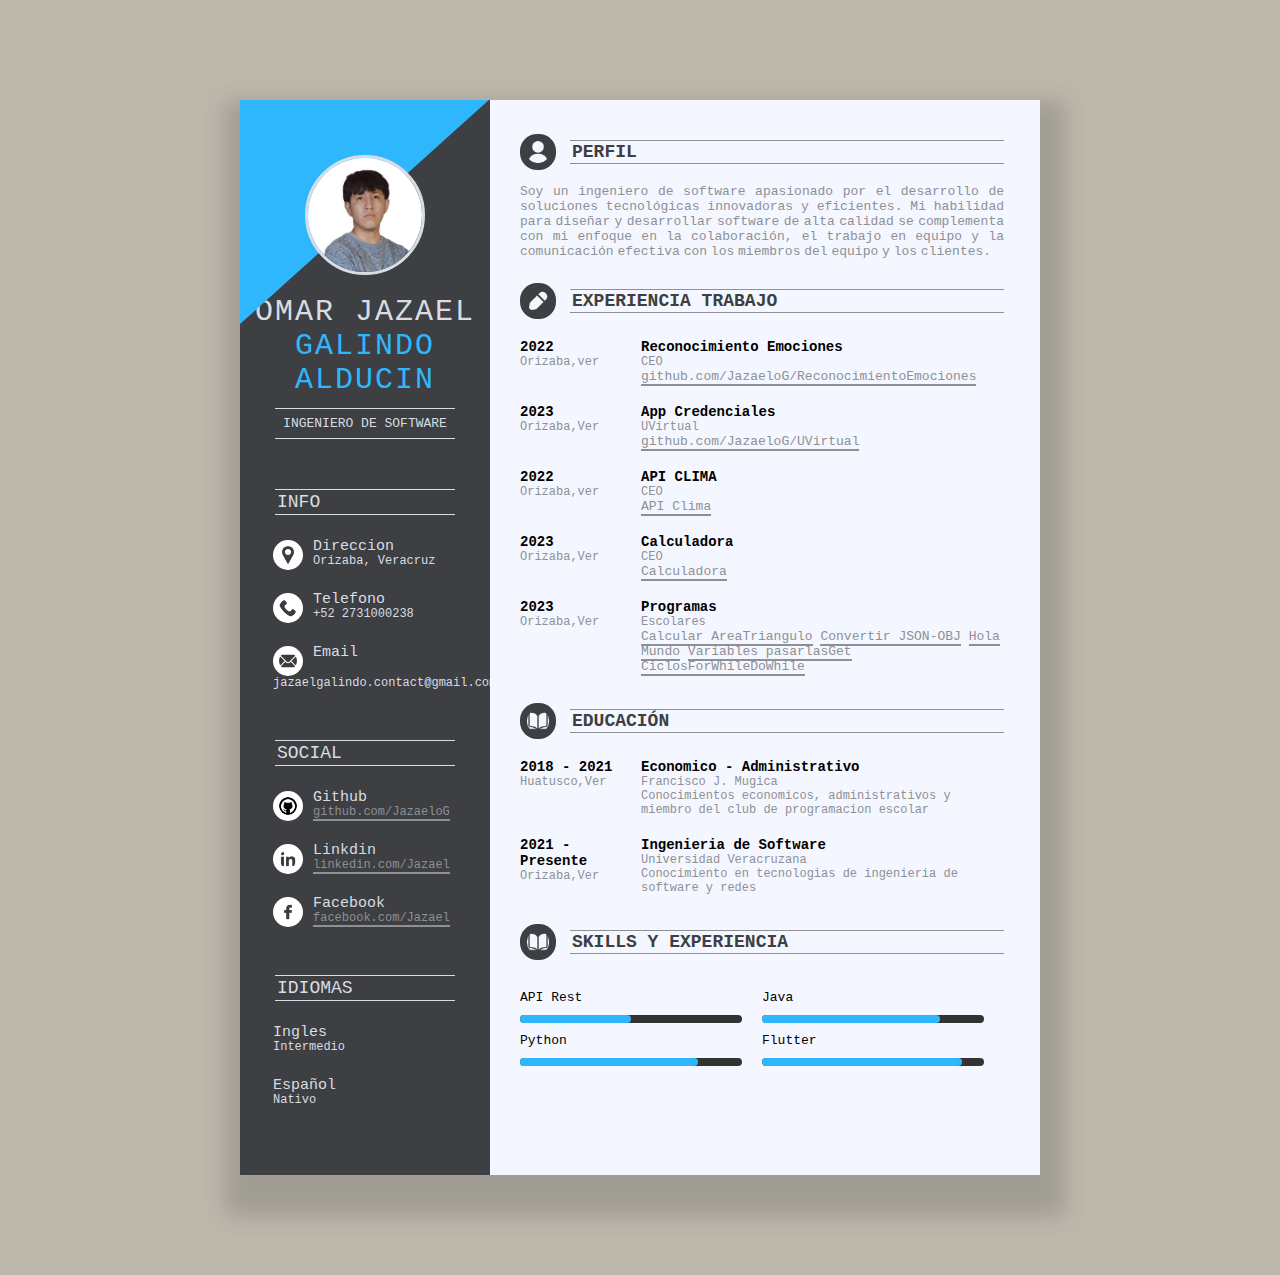
<file: index.html>
<!DOCTYPE html>
<html>
<head>
	<title>CV_OmarJazael</title>
	<link rel="stylesheet" type="text/css" href="style.css">

</head>
<body>

<div class="resume-box">
	
	<div class="left-section">
		<div class="profile">
		<img src="image/profileFoto.jpeg" class="profile-img">
		<div class="blue-box"></div>
		</div>
		<h2 class="name">Omar Jazael <br><span>Galindo Alducin</span></h2>
		<p class="n-p">Ingeniero de Software</p>


		<div class="info">
			<p class="heading">Info</p>
			<p class="p1"><span class="span1"><img src="image/location.png"></span>Direccion<span> <br>Orizaba, Veracruz</span></p>
			<p class="p1"><span class="span1"><img src="image/call.png"></span>Telefono<span> <br>+52 2731000238</span></p>
			<p class="p1"><span class="span1"><img src="image/mail.png"></span>Email<span> <br>jazaelgalindo.contact@gmail.com</span></p>
		</div>

		<div class="info">
			<p class="heading">Social</p>
			<p class="p1"><span class="span1"><img src="image/github.png"></span>Github<span> <a href="https://github.com/JazaeloG">github.com/JazaeloG</a>
			<p class="p1"><span class="span1"><img src="image/linkedin.png"></span>Linkdin<span> <a href="https://www.linkedin.com/in/omar-jazael-galindo-alducin-33a898269/">linkedin.com/Jazael</a>
			<p class="p1"><span class="span1"><img src="image/facebook.png"></span>Facebook<span> <a href="https://www.facebook.com/jazael.galindo/?locale=es_ES">facebook.com/Jazael</a>
		</div>

		<div class="info">
			<p class="heading">Idiomas</p>
			<p class="p1"><span class="span1"></span>Ingles<span> <br>Intermedio</span></p>
			<p class="p1"><span class="span1"></span>Español<span> <br>Nativo</span></p>
		</div>

	</div>

	<div class="right-section">
		<div class="right-heading">
			<img src="image/user.png">
			<p class="p2">Perfil</p>
		</div>
		<p class="p3">Soy un ingeniero de software apasionado por el desarrollo de soluciones tecnológicas innovadoras y eficientes. Mi habilidad para diseñar y desarrollar software de alta calidad se complementa con mi enfoque en la colaboración, el trabajo en equipo y la comunicación efectiva con los miembros del equipo y los clientes.</p>

		<div class="clearfix"></div>
		<br><br>
		<div class="right-heading">
			<img src="image/pencil.png">
			<p class="p2">Experiencia Trabajo</p>
		</div>
		<div class="clearfix"></div>


		<div class="lr-box">
		<div class="left">
			<p class="p4">2022</p>
			<p class="p5">Orizaba,ver</p>
		</div>

		<div class="right">
			<p class="p4">Reconocimiento Emociones</p>
			<p class="p5">CEO</p>
			<a href="./proyectoEmociones/emociones.html">github.com/JazaeloG/ReconocimientoEmociones</a>
		</div>
		<div class="clearfix"></div>
		</div>

		<div class="lr-box">
		<div class="left">
			<p class="p4">2023</p>
			<p class="p5">Orizaba,Ver</p>
		</div>

		<div class="right">
			<p class="p4">App Credenciales</p>
			<p class="p5">UVirtual</p>
			<a href="https://github.com/JazaeloG/uvirtual">github.com/JazaeloG/UVirtual</a>
		</div>
		<div class="clearfix"></div>
		</div>

		<div class="lr-box">
			<div class="left">
				<p class="p4">2022</p>
				<p class="p5">Orizaba,ver</p>
			</div>
	
			<div class="right">
				<p class="p4">API CLIMA</p>
				<p class="p5">CEO</p>
				<a href="./climaAPI/index.html">API Clima</a>
			</div>
			<div class="clearfix"></div>
			</div>
			<div class="lr-box">
				<div class="left">
					<p class="p4">2023</p>
					<p class="p5">Orizaba,Ver</p>
				</div>
		
				<div class="right">
					<p class="p4">Calculadora</p>
					<p class="p5">CEO</p>
					<a href="./calculadora/calculadora.html">Calculadora</a>
				</div>
				<div class="clearfix"></div>
				</div>
			<div class="lr-box">
				<div class="left">
					<p class="p4">2023</p>
					<p class="p5">Orizaba,Ver</p>
				</div>
		
				<div class="right">
					<p class="p4">Programas</p>
					<p class="p5">Escolares</p>
					<a href="./operadores/operadores.html">Calcular AreaTriangulo</a>
					<a href="./json/alumno.html">Convertir JSON-OBJ</a>
					<a href="./holaMundo/holamundo.html">Hola Mundo</a> 
					<a href="./variables/variables.html">Variables pasarlasGet</a>
					<a href="./ciclos/ciclosforwhile.html">CiclosForWhileDoWhile</a> 
				</div>
				<div class="clearfix"></div>
				</div>
		<br>
		<div class="right-heading">
			<img src="image/edu.png">
			<p class="p2">Educación</p>
		</div>
		<div class="clearfix"></div>
		<div class="lr-box">
		<div class="left">
			<p class="p4">2018 - 2021</p>
			<p class="p5">Huatusco,Ver</p>
		</div>

		<div class="right">
			<p class="p4">Economico - Administrativo</p>
			<p class="p5">Francisco J. Mugica</p>
			<p class="p5">Conocimientos economicos, administrativos y miembro del club de programacion escolar </p>
		</div>
		<div class="clearfix"></div>
		</div>

		<div class="lr-box">
		<div class="left">
			<p class="p4">2021 - Presente</p>
			<p class="p5">Orizaba,Ver</p>
		</div>

		<div class="right">
			<p class="p4">Ingenieria de Software</p>
			<p class="p5">Universidad Veracruzana</p>
			<p class="p5">Conocimiento en tecnologias de ingenieria de software y redes </p>
		</div>
		<div class="clearfix"></div>
		</div>

		<br>
		<div class="right-heading">
			<img src="image/edu.png">
			<p class="p2">Skills y Experiencia</p>
		</div>
		<div class="clearfix"></div>
		<div class="s-box">
			<p class="p6">API Rest</p>
			<div id="progress"></div>
			<p class="p6">Python</p>
			<div id="progress2"></div>
			
		</div>
		<div class="s-box">
			<p class="p6">Java</p>
			<div id="progress2"></div>
			<p class="p6">Flutter</p>
			<div id="progress3"></div>
		</div>


		<div class="clearfix"></div>

	</div>

		<div class="clearfix"></div>

</div>
</body>
</html>
</file>
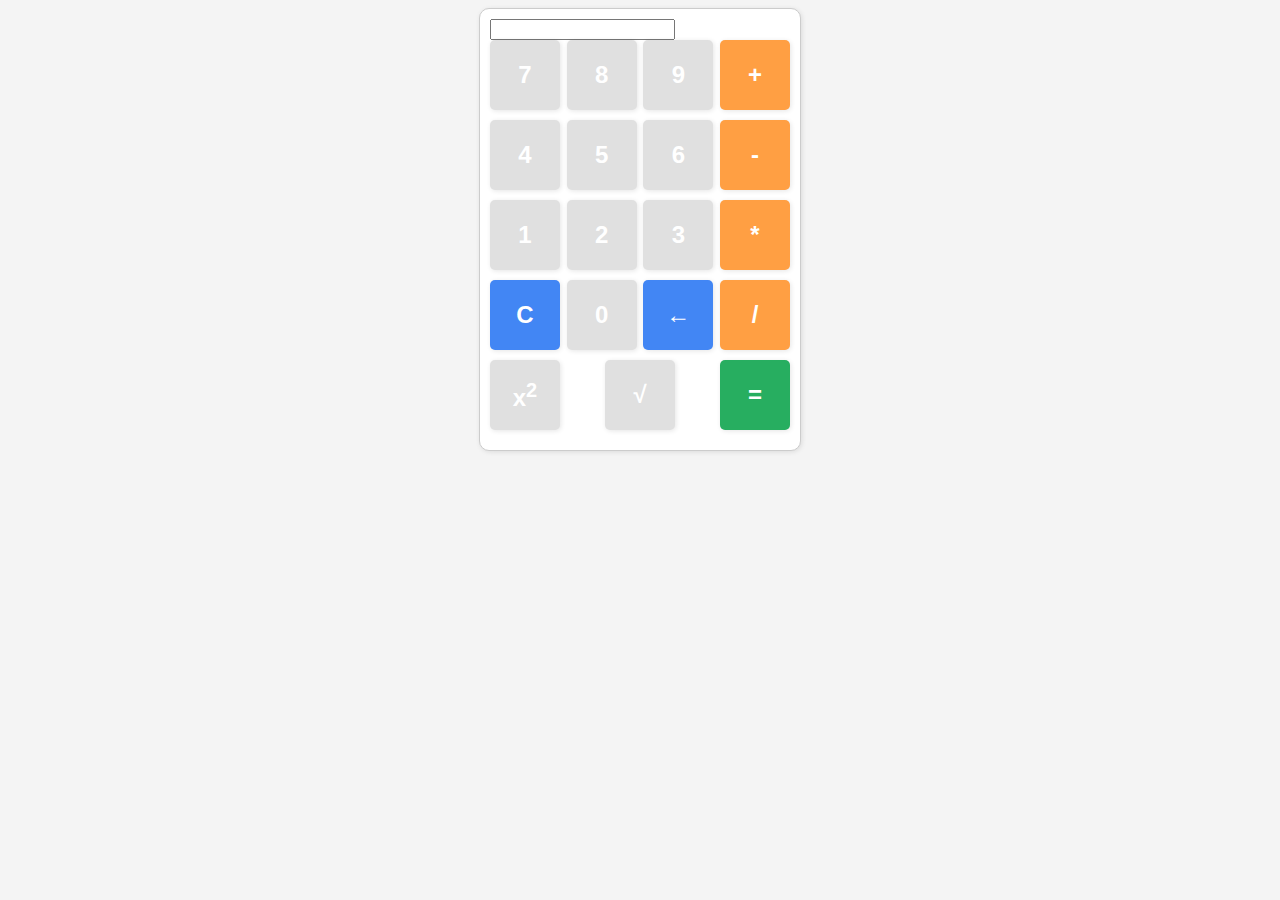
<file: calculadora/calculadora.html>
<!DOCTYPE html>
<html lang="es">
  <head>
    <meta charset="UTF-8">
    <title>Calculadora</title>
    <link rel="stylesheet" href="styles.css">
  </head>
  <body>
    <div class="calculator">
      <div class="input-container">
        <input id="input" type="text" readonly>
      </div>
      <div class="button-row">
        <button class="button number" onclick="insert('7')">7</button>
        <button class="button number" onclick="insert('8')">8</button>
        <button class="button number" onclick="insert('9')">9</button>
        <button class="button operator" onclick="insert('+')">+</button>
      </div>
      <div class="button-row">
        <button class="button number" onclick="insert('4')">4</button>
        <button class="button number" onclick="insert('5')">5</button>
        <button class="button number" onclick="insert('6')">6</button>
        <button class="button operator" onclick="insert('-')">-</button>
      </div>
      <div class="button-row">
        <button class="button number" onclick="insert('1')">1</button>
        <button class="button number" onclick="insert('2')">2</button>
        <button class="button number" onclick="insert('3')">3</button>
        <button class="button operator" onclick="insert('*')">*</button>
      </div>
      <div class="button-row">
        <button class="button" onclick="clearInput()">C</button>
        <button class="button number" onclick="insert('0')">0</button>
        <button class="button" onclick="backspace()">&larr;</button>
        <button class="button operator" onclick="insert('/')">/</button>
      </div>
      <div class="button-row">
        <button class="button number" onclick="insert('**2')">x<sup>2</sup></button>
        <button class="button number" onclick="insert('**0.5')">&radic;</button>
        <button class="button calculate" onclick="calculate()">=</button>
      </div>
    </div>
    <script src="script.js"></script>
  </body>
</html>
</file>
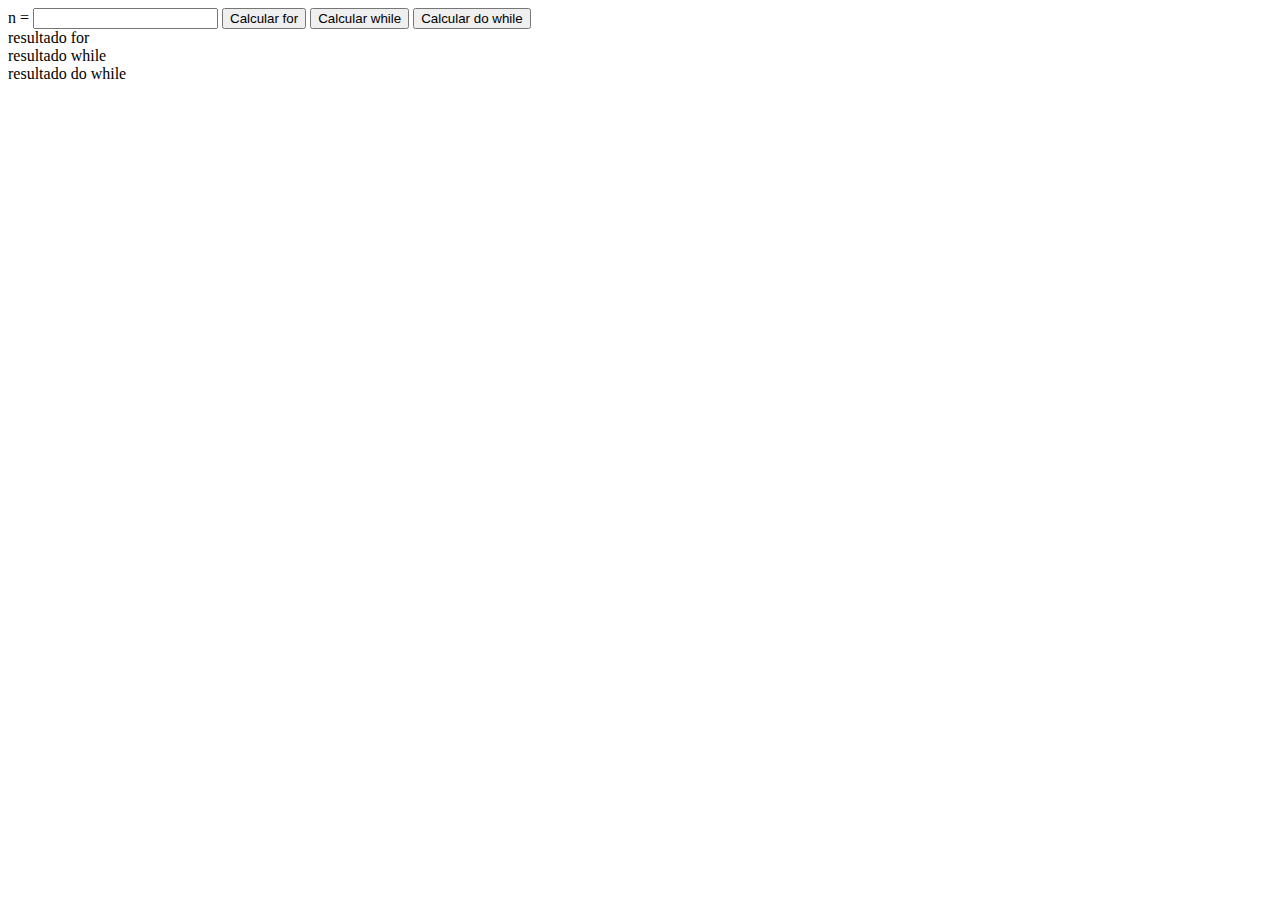
<file: ciclos/ciclosforwhile.html>
<!DOCTYPE html>
<html>
   <body>
    <label>n = </label>
    <input type ="text" id="n">


    <button onclick="ciclofor()">Calcular for</button>
    <button onclick="ciclowhile()">Calcular while</button>
    <button onclick="ciclodowhile()">Calcular do while</button>

    <div id="for">resultado for</div>
    <div id="while">resultado while</div>
    <div id="dowhile">resultado do while</div>

    <script src="ciclosforwhile.js"></script>
   </body> 
</html>
</file>
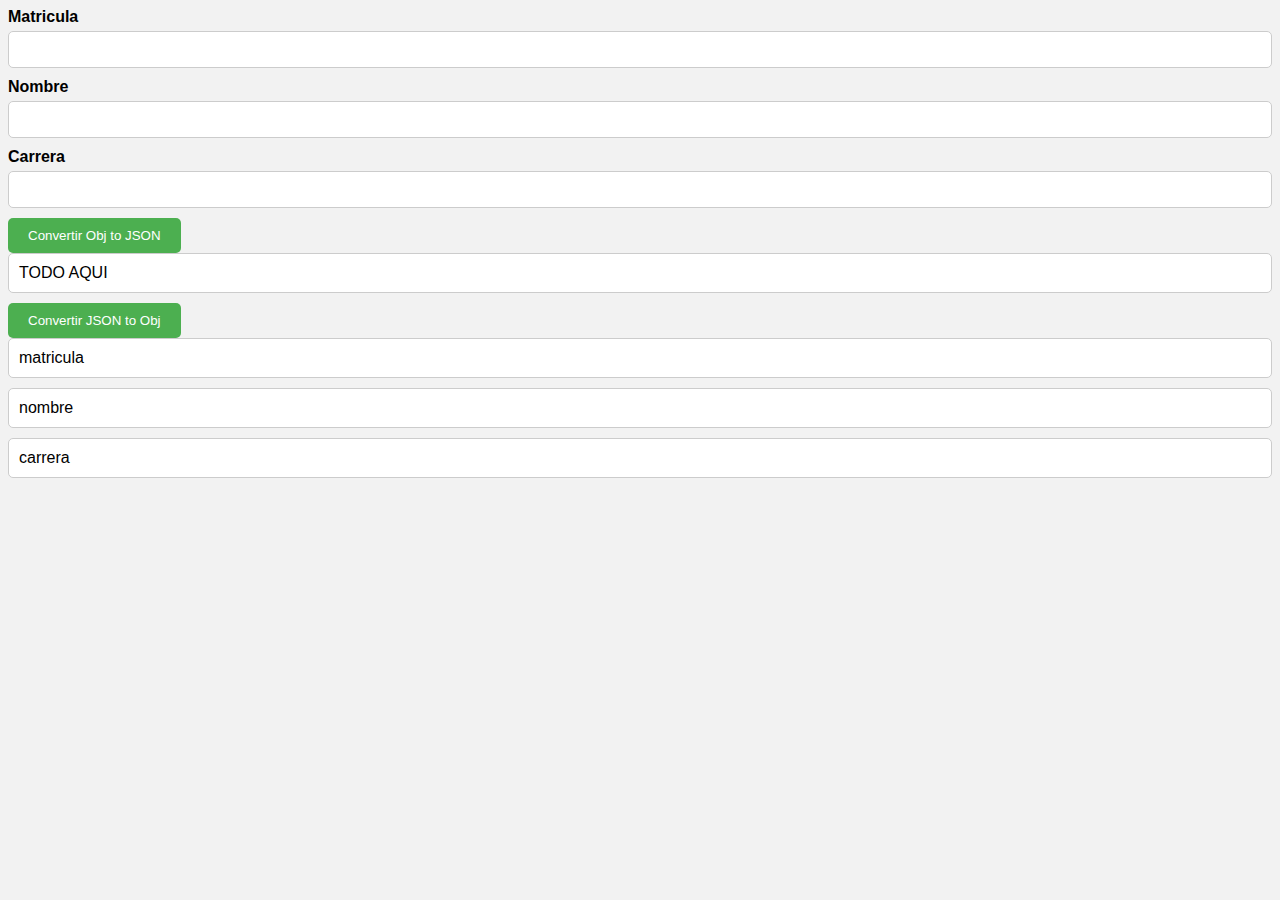
<file: json/alumno.html>
<!DOCTYPE html>
<html>
<body>

    <link rel="stylesheet" type="text/css" href="style.css">
<label>Matricula</label>
<input type="text" id="matricula">

<label>Nombre</label>
<input type="text" id="nombre">

<label>Carrera</label>
<input type="text" id="carrera">

<button onclick="convertObjToJson()">Convertir Obj to JSON</button>

<div id="myjson"> TODO AQUI </div>

<button onclick="convertJsonToObj()">Convertir JSON to Obj</button>

<div id="newMatricula"> matricula</div>
<div id="newNombre"> nombre </div>
<div id="newCarrera"> carrera </div>

<script src="alumno.js"></script>

</body>
</html>
</file>
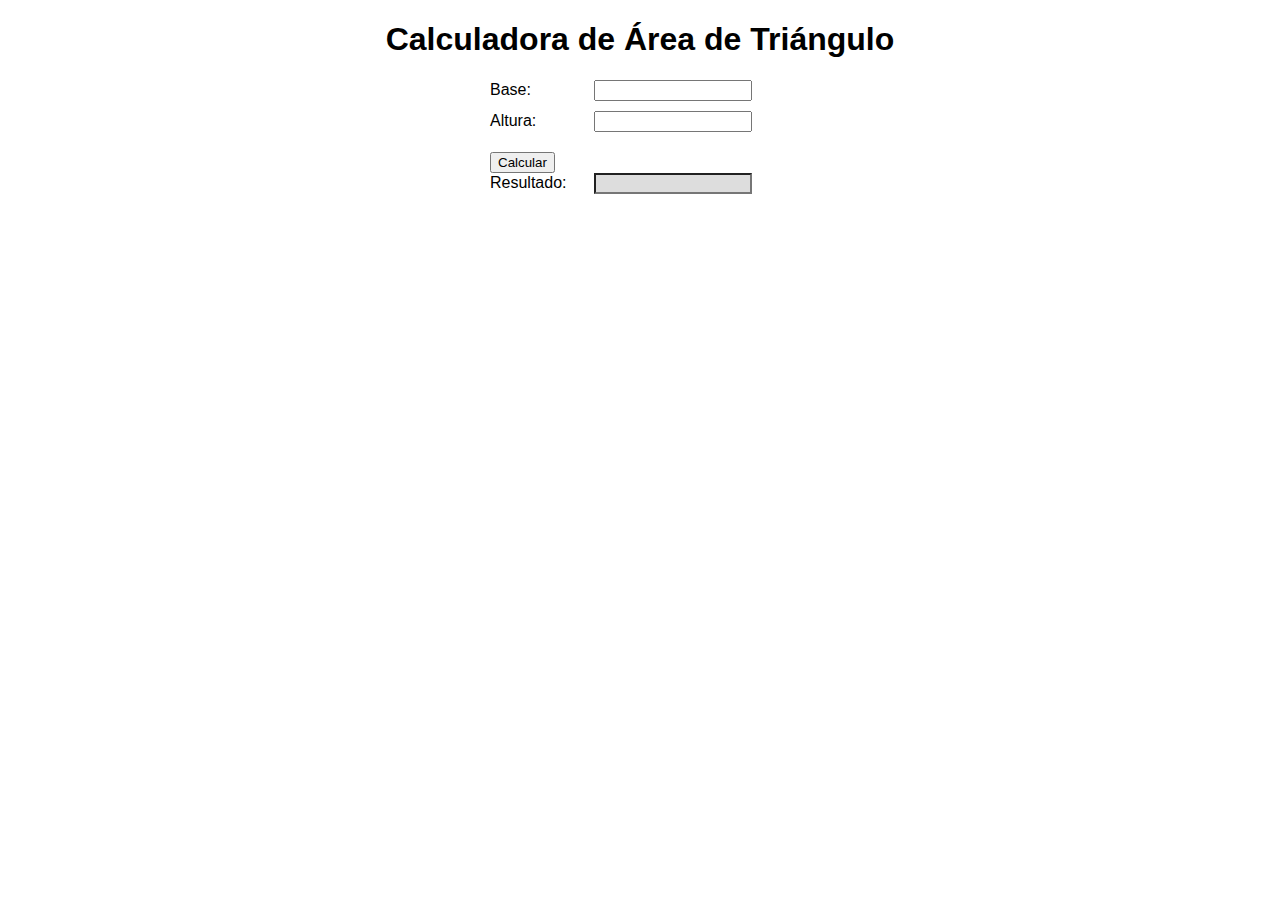
<file: operadores/operadores.html>
<!DOCTYPE html>
<html>
  <head>
    <meta charset="UTF-8">
    <title>Calculadora de Área de Triángulo</title>
    <link rel="stylesheet" type="text/css" href="style.css">
  </head>
  <body>
    <h1>Calculadora de Área de Triángulo</h1>
    <form>
      <label for="base">Base:</label>
      <input type="number" id="base" name="base" required>
      <br>
      <label for="altura">Altura:</label>
      <input type="number" id="altura" name="altura" required>
      <br>
      <button type="button" id="calcular">Calcular</button>
      <br>
      <label for="resultado">Resultado:</label>
      <input type="number" id="resultado" name="resultado" readonly>
    </form>
    <script src="triangulo.js"></script>
  </body>
</html>
</file>
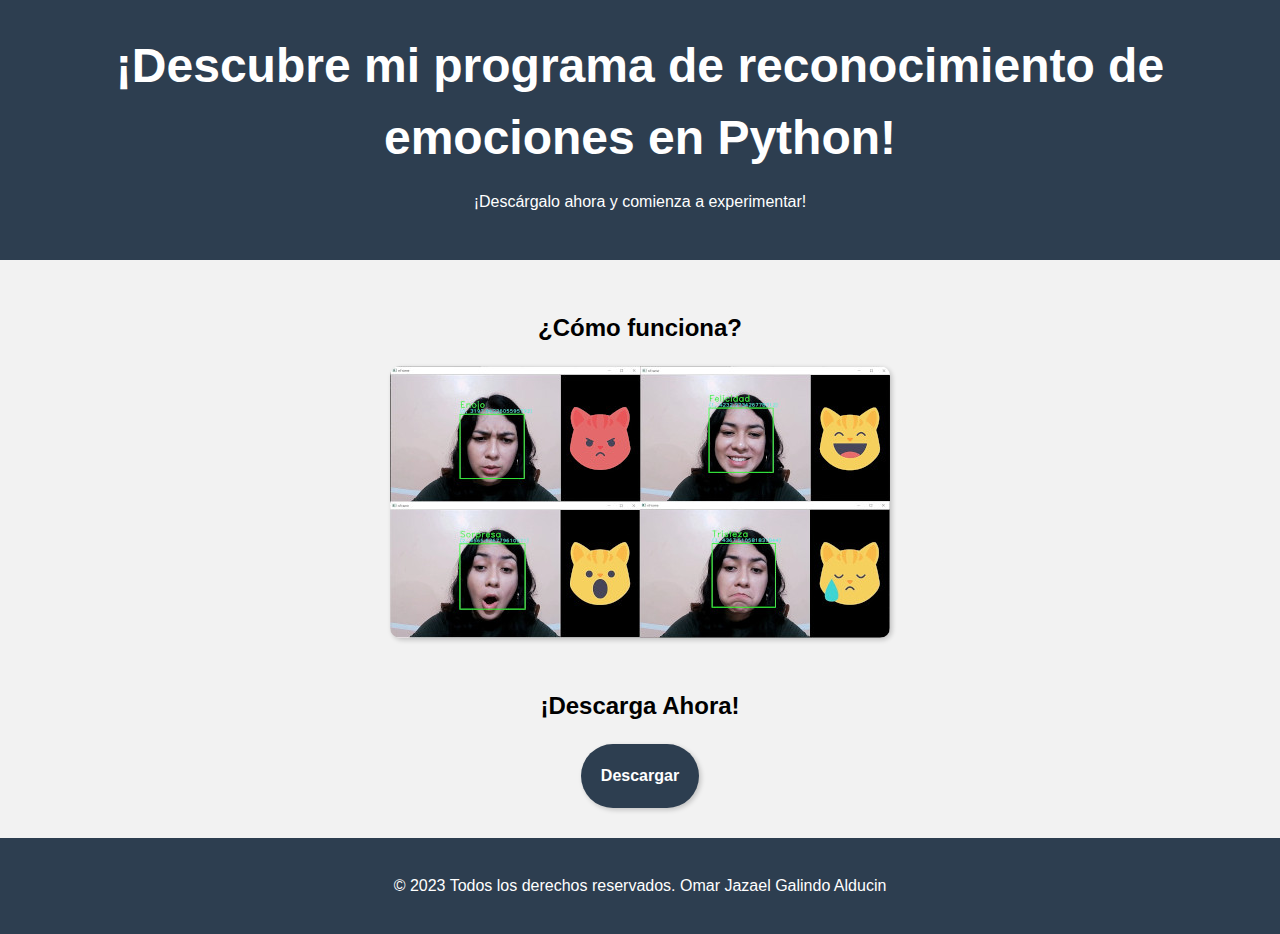
<file: proyectoEmociones/emociones.html>
<!DOCTYPE html>
<html>
  <head>
    <meta charset="UTF-8">
    <title>Promoción del Programa de Reconocimiento de Emociones en Python</title>
    <link rel="stylesheet" href="estilos.css">
  </head>
  <body>
    <header>
      <h1>¡Descubre mi programa de reconocimiento de emociones en Python!</h1>
      <p>¡Descárgalo ahora y comienza a experimentar!</p>
    </header>
    <main>
      <section class="captura-pantalla">
        <h2>¿Cómo funciona?</h2>
        <img src="PruebaRE.jpeg" alt="Captura de pantalla del programa">
      </section>
      <section class="descarga-programa">
        <h2>¡Descarga Ahora!</h2>
        <a href="https://github.com/JazaeloG/ReconocerEmociones" class="boton-descarga">Descargar</a>
      </section>
    </main>
    <footer>
      <p>© 2023 Todos los derechos reservados. Omar Jazael Galindo Alducin</p>
    </footer>
  </body>
</html>
</file>
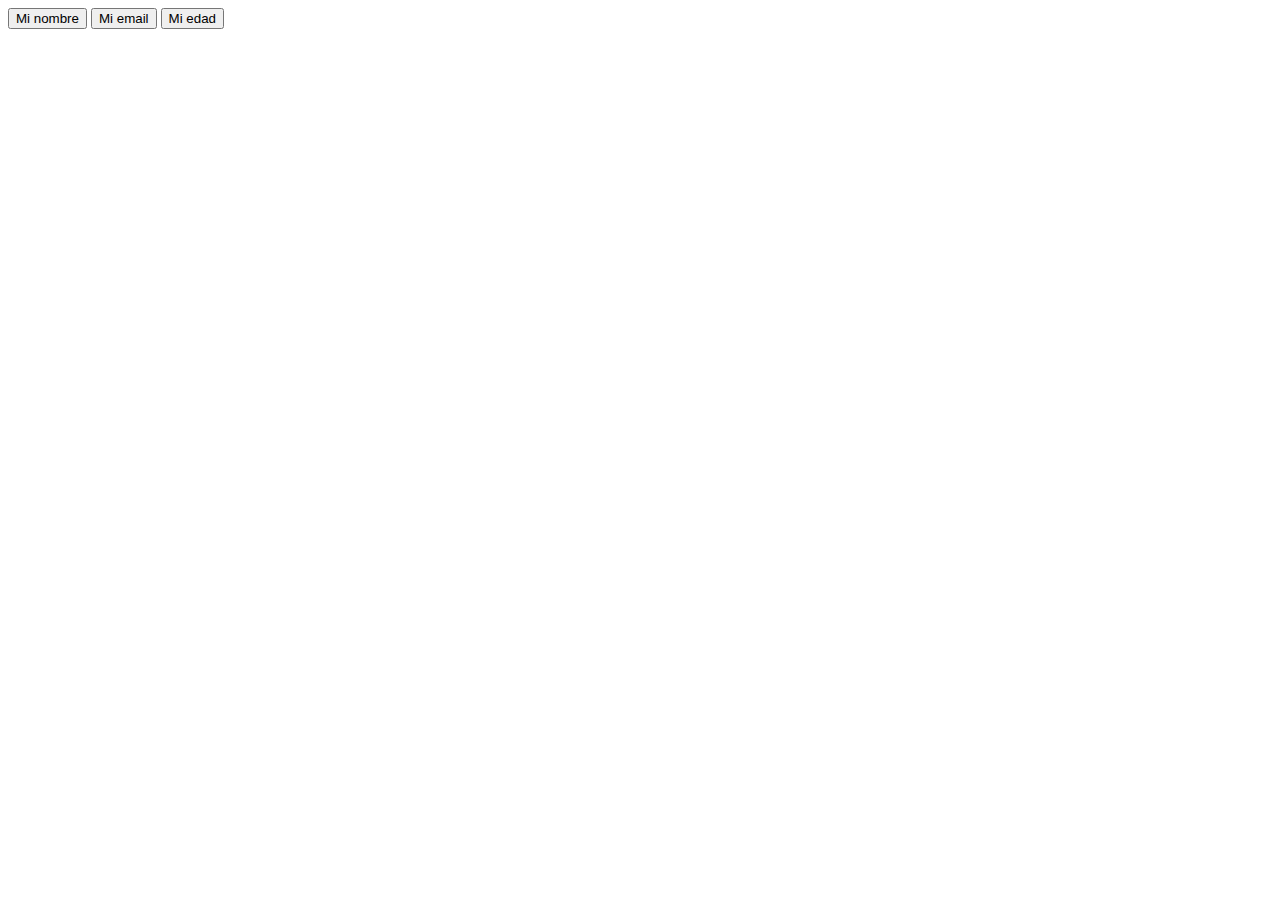
<file: variables/variables.html>
<!DOCTYPE html>
<html>
  <body>
    <button onclick="getNombre()">Mi nombre</button>
    <button onclick="getEmail()">Mi email</button>
    <button onclick="getEdad()">Mi edad</button>

    <div id="nombre"></div>
    <div id="email"></div>
    <div id="edad"></div>

    <script src="variables.js"></script>
  </body>
</html>
</file>
<file: style.css>
:root{
	--bgcolor:#beb8ac;
	--blue:#2fb7fe;
	--black:#3D3F42;
	--white:#f4f7ff;
	--gray:#d8dce4;
	--lightgray:#8e9095;
}
*{
	margin: 0px;
	padding: 0px;
	box-sizing: border-box;
	font-family: monospace;
}
body{
	background: var(--bgcolor);
}
.clearfix{
	clear: both;
}
.resume-box{
	width: 800px;
	height: 1075px;
	margin: 100px auto;
	background: var(--white);
	box-shadow: 5px 21px 20px 20px #3d3f4238;
}
.left-section{
	background: var(--black);
	width: 250px;
	height: 1075px;
	float: left;
}
.profile{
	overflow: hidden;
	position: relative;
}
.blue-box{
    width: 257px;
    height: 407px;
    background: var(--blue);
    margin-left: -100px;
    transform: rotateZ(48deg);
    margin-top: -178px;
    
}
.profile-img{
	    position: absolute;
    z-index: 9;
    width: 120px;
    height: 120px;
    transform: translate(-50%, -50%);
    left: 50%;
    top: 50%;
    border-radius: 50%;
    border: 3px solid var(--gray);
}
.name{
    color: var(--gray);
    text-align: center;
    margin-top: -34px;
    font-size: 30px;
    letter-spacing: 2px;
    font-weight: 400;
    text-transform: uppercase;
}
.name span{
	color: var(--blue);
}
.n-p{
	width: 180px;
    margin: 0 auto;
    text-align: center;
    padding: 7px;
    border-bottom: 1px solid var(--gray);
    border-top: 1px solid var(--gray);
    color: var(--gray);
    margin-top: 11px;
    text-transform: uppercase;
}
.info{
	margin-top: 50px;
}
.heading{
	width: 180px;
    margin: 0 auto;
    padding: 2px;
    border-bottom: 1px solid var(--gray);
    border-top: 1px solid var(--gray);
    color: var(--gray);
    margin-top: 10px;
    text-transform: uppercase;
    font-size: 18px;
}
.p1{
	color: var(--gray);
	width: 184px;
	margin: 0 auto;
	margin-top: 25px;
	font-size: 15px;
    line-height: 14px;
}
.p1 span{
	font-size: 12px;
}
.span1 img{
	background: white;
    width: 30px;
    padding: 6px;
    border-radius: 16px;
    float: left;
    margin-right: 10px;
}
.right-section{
	padding: 40px 30px;
    background: var(--white);
    width: 68%;
    float: left;
    height: 1000px;
}
.right-heading img{
	background: #3d3f42;
    width: 36px;
    padding: 7px;
    border-radius: 17px;
    float: left;
    display: inline-block;
    margin-top: -6px;
}
.p2{
    margin: 0 auto;
    padding: 2px;
    border-bottom: 1px solid var(--lightgray);
    border-top: 1px solid var(--lightgray);
    color: var(--black);
    text-transform: uppercase;
    font-size: 18px;
    font-weight: bolder;
    margin-left: 50px;
    line-height: 18px;
}
.p3{
	margin-top: 20px;
	color: var(--lightgray);
	text-align: justify;
	word-spacing: -4px;
}
.left{
	width: 25%;
	float: left;
}
.right{
	width: 75%;
	float: left;
}
.lr-box{
	margin-top: 20px;
	margin-bottom: 20px;
}
.p4{
	font-size: 14px;
	font-weight: 600;
}
.p5{
	font-size: 12px;
	color: var(--lightgray);
}
.s-box{
	width: 50%;
    float: left;
    padding: 20px 20px 20px 0px;
}
#progress {
    background: #333;
    border-radius: 13px;
    height: 8px;
    width: 100%;
}

#progress:after {
    content: '';
    display: block;
    background: var(--blue);
    width: 50%;
    height: 100%;
    border-radius: 9px;
}
#progress1 {
    background: #333;
    border-radius: 13px;
    height: 8px;
    width: 100%;
}

#progress1:after {
    content: '';
    display: block;
    background: var(--blue);
    width: 40%;
    height: 100%;
    border-radius: 9px;
}
#progress2 {
    background: #333;
    border-radius: 13px;
    height: 8px;
    width: 100%;
}

#progress2:after {
    content: '';
    display: block;
    background: var(--blue);
    width: 80%;
    height: 100%;
    border-radius: 9px;
}

#progress3 {
    background: #333;
    border-radius: 13px;
    height: 8px;
    width: 100%;
}

#progress3:after {
    content: '';
    display: block;
    background: var(--blue);
    width: 90%;
    height: 100%;
    border-radius: 9px;
}
.p6{
	margin-top: 10px;
	margin-bottom: 10px;
}
.h-img{
	margin-top: 25px;
    width: 45px;
    margin-right: 45px;
}

a {
    text-decoration: none; 
    color: #8e9095; 
    border-bottom: 2px solid #8e9095; 
    transition: all 0.2s ease-in-out; 
  }
  
  a:hover {
    color: #2fb7fe; 
    border-bottom-color: #8e9095;
}

b {
    text-decoration: none; 
    color: #8e9095; 
    border-bottom: 2px solid #8e9095; 
    transition: all 0.2s ease-in-out; 
  }
  
  b:hover {
    color: #2fb7fe; 
    border-bottom-color: #8e9095;
  }
</file>
<file: calculadora/styles.css>
body {
    font-family: Arial, sans-serif;
    background-color: #f4f4f4;
  }
  
  .calculator {
    width: 300px;
    margin: 0 auto;
    border: 1px solid #ccc;
    border-radius: 10px;
    padding: 10px;
    box-shadow: 1px 1px 5px rgba(0, 0, 0, 0.1);
    background-color: #fff;
  }
  
  .display {
    background-color: transparent;
    font-size: 1.5rem;
    border: none;
    outline: none;
    margin-right: 10px;
    width: 250px;
  }
  
  .display input {
    background-color: transparent;
    font-size: 1.5rem;
    border: none;
    outline: none;
    margin-right: 10px;
    width: 250px;
  }
  
  .button-row {
    display: flex;
    justify-content: space-between;
    margin-bottom:10px;
  }
  
  .button {
  width: 70px;
  height: 70px;
  font-size: 24px;
  font-weight: bold;
  color: #fff;
  border: none;
  border-radius: 5px;
  background-color: #4286f4;
  cursor: pointer;
  box-shadow: 1px 1px 5px rgba(0, 0, 0, 0.1);
  }
  
  .number {
  background-color: #e0e0e0;
  }
  
  .operator {
  background-color: #ff9f43;
  }
  
  .calculate {
  background-color: #27ae60;
  }
  
  .button:hover {
  background-color: #333;
  }
  
  .button:active {
  box-shadow: inset 1px 1px 5px rgba(0, 0, 0, 0.1);
  }
  
  .button:focus {
  outline: none;
  }
  
  @media (max-width: 360px) {
  .calculator {
  width: 250px;
  }
  
  .button-row {
  flex-wrap: wrap;
  justify-content: space-around;
  }
  
  .button {
  width: 50px;
  height: 50px;
  font-size: 20px;
  }
  }
</file>
<file: json/style.css>
body {
    font-family: Arial, sans-serif;
    background-color: #f2f2f2;
  }
  
  label {
    display: block;
    margin-bottom: 5px;
    font-weight: bold;
  }
  
  input[type="text"] {
    display: block;
    width: 100%;
    padding: 10px;
    margin-bottom: 10px;
    border-radius: 5px;
    border: 1px solid #ccc;
    box-sizing: border-box;
  }
  
  button {
    background-color: #4CAF50;
    color: white;
    padding: 10px 20px;
    border: none;
    border-radius: 5px;
    cursor: pointer;
  }
  
  button:hover {
    background-color: #3e8e41;
  }
  
  #myjson, #newMatricula, #newNombre, #newCarrera {
    background-color: white;
    padding: 10px;
    margin-bottom: 10px;
    border-radius: 5px;
    border: 1px solid #ccc;
  }
</file>
<file: operadores/style.css>
body {
    font-family: Arial, sans-serif;
  }
  
  h1 {
    text-align: center;
  }
  
  form {
    margin: 0 auto;
    width: 300px;
  }
  
  label {
    display: inline-block;
    width: 100px;
  }
  
  input[type="number"] {
    width: 150px;
    margin-bottom: 10px;
  }
  
  button {
    margin-top: 10px;
  }
  
  input[type="number"][readonly] {
    background-color: #ddd;
  }
</file>
<file: proyectoEmociones/estilos.css>
body {
  margin: 0;
  font-family: Arial, sans-serif;
  font-size: 16px;
  line-height: 1.5;
  background-color: #f2f2f2;
}

header {
  background-color: #2d3e50;
  color: white;
  text-align: center;
  padding: 30px;
}

h1 {
  font-size: 3em;
  margin: 0;
}

main {
  max-width: 800px;
  margin: 0 auto;
  padding: 30px;
}

ul {
  list-style: none;
  padding: 0;
}

.caracteristicas {
  text-align: center;
  margin-bottom: 50px;
}

.captura-pantalla {
  text-align: center;
  margin-bottom: 50px;
}

.captura-pantalla img {
  display: block;
  margin: 0 auto;
  max-width: 100%;
  box-shadow: 2px 2px 5px rgba(0, 0, 0, 0.2);
  border-radius: 10px;
}

.descarga-programa {
  text-align: center;
}

.boton-descarga {
  display: inline-block;
  background-color: #2d3e50;
  color: white;
  text-align: center;
  padding: 20px;
  margin: 0 auto;
  text-decoration: none;
  font-weight: bold;
  border-radius: 100px;
  box-shadow: 2px 2px 5px rgba(0, 0, 0, 0.2);
  transition: background-color 0.3s ease;
}

.boton-descarga:hover {
  background-color: #3e5064;
}

footer {
  background-color: #2d3e50;
  color: white;
  text-align: center;
  padding: 20px;
}
</file>
